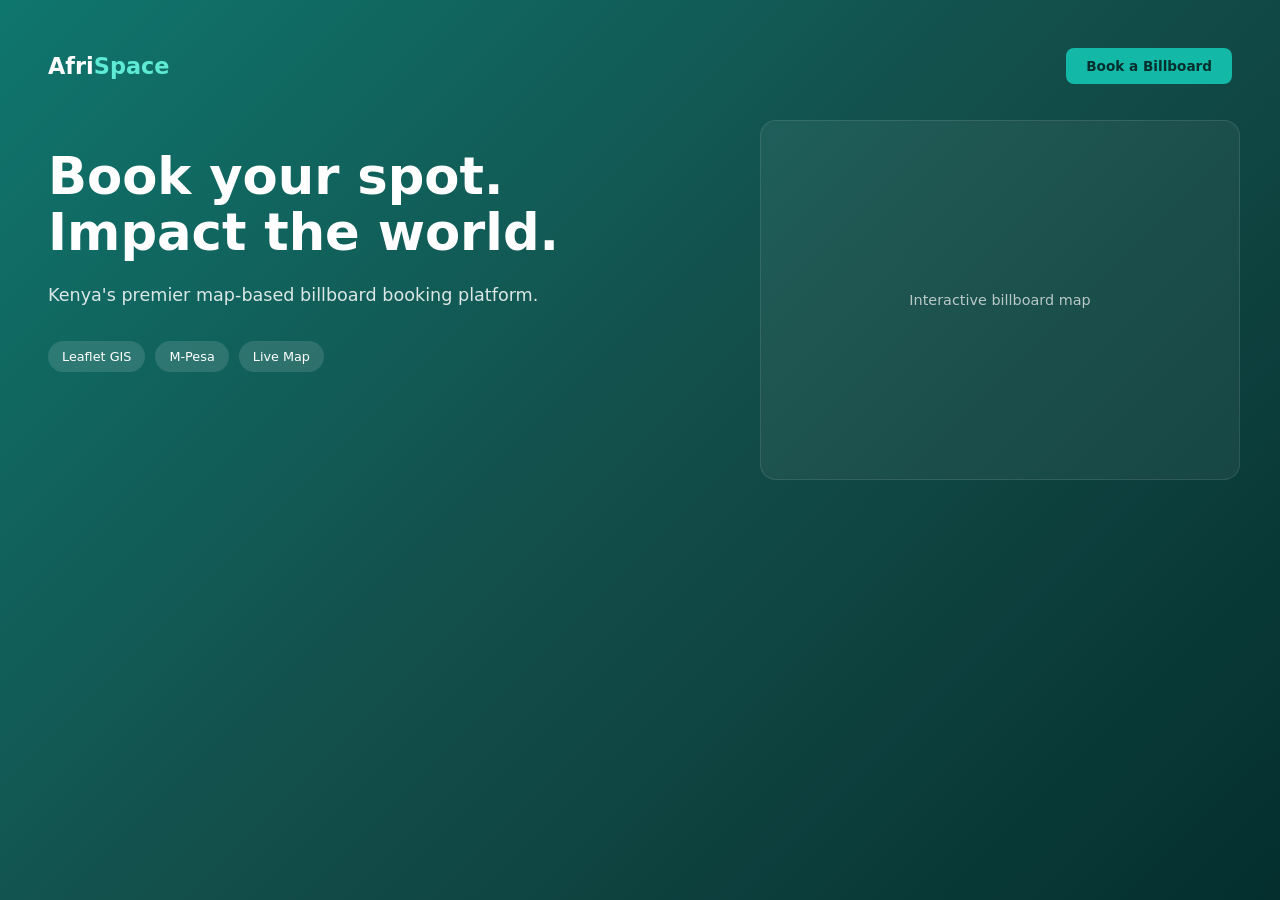
<file: assets/previews/afrispace.html>
<!DOCTYPE html>
<html lang="en">
<head>
<meta charset="UTF-8">
<title>Afri Space</title>
<style>
*{box-sizing:border-box;margin:0;padding:0}
body{font-family:system-ui,sans-serif;background:linear-gradient(135deg,#0f766e,#134e4a 50%,#042f2e);min-height:100vh;color:#fff;padding:48px;position:relative}
nav{display:flex;justify-content:space-between;align-items:center;margin-bottom:64px}
.logo{font-weight:800;font-size:1.4rem}
.logo span{color:#5eead4}
.btn{background:#14b8a6;color:#042f2e;padding:10px 20px;border-radius:8px;font-weight:600;font-size:.85rem}
h1{font-size:3.2rem;font-weight:800;line-height:1.1;max-width:640px;margin-bottom:20px}
p{font-size:1.1rem;opacity:.85;max-width:520px;line-height:1.6}
.tags{display:flex;gap:10px;margin-top:32px}
.tags span{background:rgba(255,255,255,.12);padding:8px 14px;border-radius:999px;font-size:.8rem}
.map{position:absolute;right:40px;top:120px;width:480px;height:360px;background:rgba(255,255,255,.08);border-radius:16px;border:1px solid rgba(255,255,255,.15);display:flex;align-items:center;justify-content:center;font-size:.9rem;opacity:.7}
</style>
</head>
<body>
<nav><div class="logo">Afri<span>Space</span></div><div class="btn">Book a Billboard</div></nav>
<h1>Book your spot.<br>Impact the world.</h1>
<p>Kenya's premier map-based billboard booking platform.</p>
<div class="tags"><span>Leaflet GIS</span><span>M-Pesa</span><span>Live Map</span></div>
<div class="map">Interactive billboard map</div>
</body>
</html>
</file>
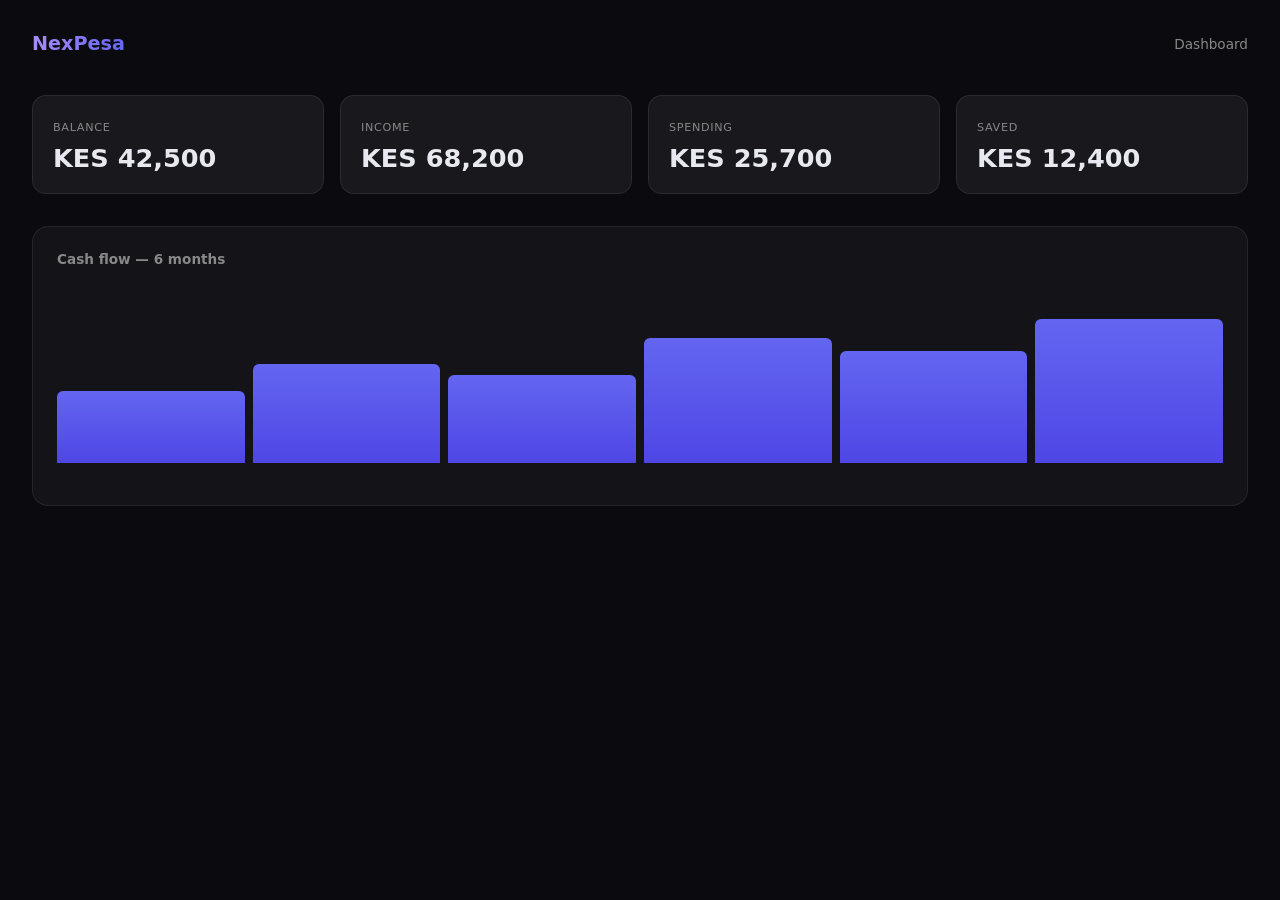
<file: assets/previews/nexpesa.html>
<!DOCTYPE html>
<html lang="en">
<head>
<meta charset="UTF-8">
<title>NexPesa</title>
<style>
*{box-sizing:border-box;margin:0;padding:0}
body{font-family:system-ui,sans-serif;background:#0a0a0f;color:#e8e8f0;min-height:100vh;padding:32px}
header{display:flex;justify-content:space-between;align-items:center;margin-bottom:40px}
.brand{font-weight:700;font-size:1.2rem;background:linear-gradient(90deg,#a78bfa,#6366f1);-webkit-background-clip:text;-webkit-text-fill-color:transparent}
.grid{display:grid;grid-template-columns:repeat(4,1fr);gap:16px;margin-bottom:32px}
.card{background:rgba(255,255,255,.06);border:1px solid rgba(255,255,255,.08);border-radius:14px;padding:20px}
.card label{font-size:.7rem;color:#888;text-transform:uppercase;letter-spacing:.06em}
.card strong{display:block;font-size:1.6rem;margin-top:8px}
.chart{background:rgba(255,255,255,.04);border-radius:16px;padding:24px;height:280px;border:1px solid rgba(255,255,255,.08)}
.chart h3{font-size:.85rem;color:#888;margin-bottom:16px}
.bars{display:flex;align-items:flex-end;gap:8px;height:180px;padding-top:20px}
.bars div{flex:1;background:linear-gradient(180deg,#6366f1,#4f46e5);border-radius:6px 6px 0 0}
</style>
</head>
<body>
<header><div class="brand">NexPesa</div><span style="color:#888;font-size:.85rem">Dashboard</span></header>
<div class="grid">
<div class="card"><label>Balance</label><strong>KES 42,500</strong></div>
<div class="card"><label>Income</label><strong>KES 68,200</strong></div>
<div class="card"><label>Spending</label><strong>KES 25,700</strong></div>
<div class="card"><label>Saved</label><strong>KES 12,400</strong></div>
</div>
<div class="chart"><h3>Cash flow — 6 months</h3>
<div class="bars"><div style="height:45%"></div><div style="height:62%"></div><div style="height:55%"></div><div style="height:78%"></div><div style="height:70%"></div><div style="height:90%"></div></div>
</div>
</body>
</html>
</file>
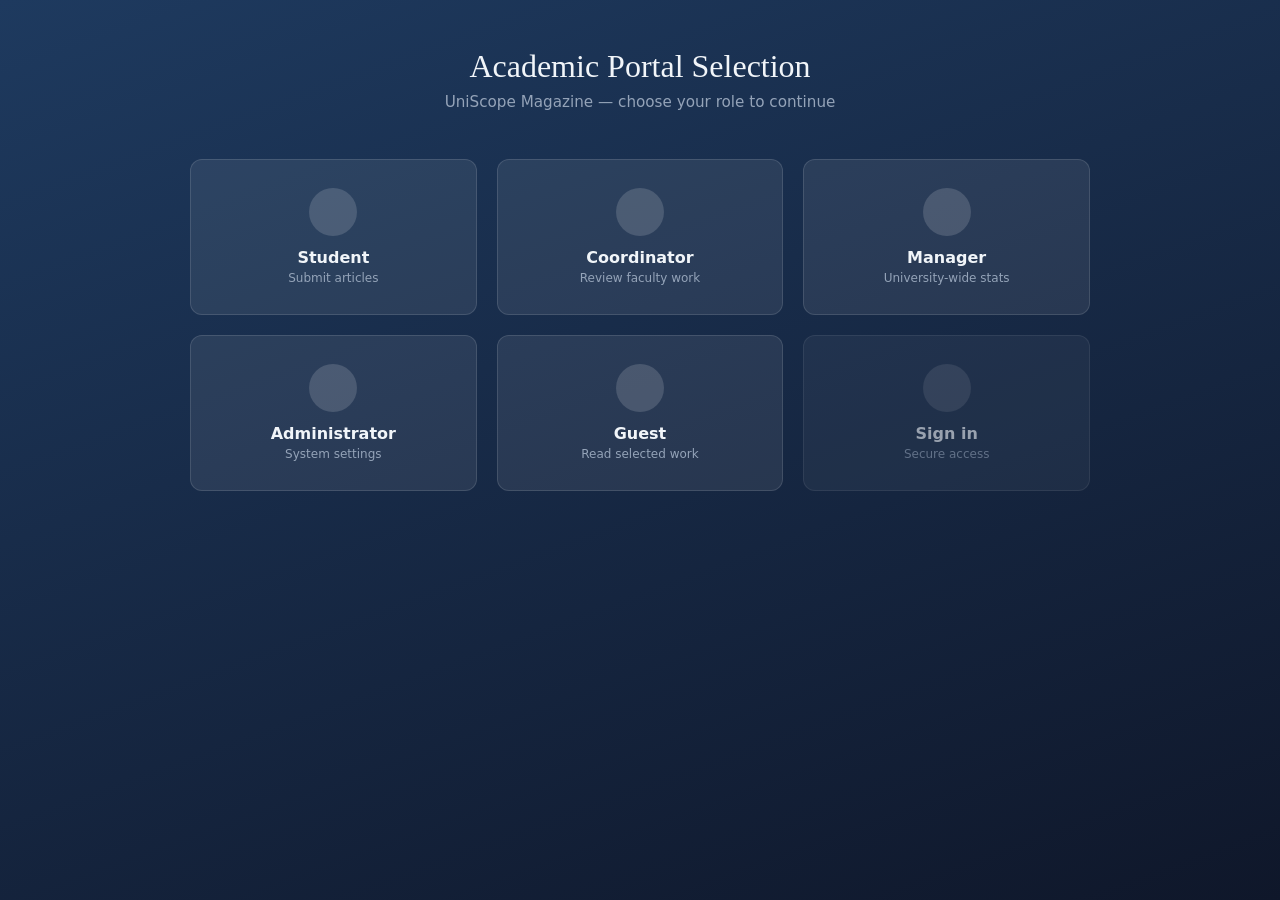
<file: assets/previews/uniscope.html>
<!DOCTYPE html>
<html lang="en">
<head>
<meta charset="UTF-8">
<title>UniScope</title>
<style>
*{box-sizing:border-box;margin:0;padding:0}
body{font-family:Georgia,serif;background:linear-gradient(160deg,#1e3a5f,#0f172a);min-height:100vh;color:#f1f5f9;padding:48px;display:flex;flex-direction:column;align-items:center}
h1{font-size:2rem;font-weight:400;margin-bottom:8px;text-align:center}
.sub{text-align:center;color:#94a3b8;margin-bottom:48px;font-family:system-ui,sans-serif;font-size:.95rem}
.roles{display:grid;grid-template-columns:repeat(3,1fr);gap:20px;max-width:900px;width:100%}
.role{background:rgba(255,255,255,.08);border:1px solid rgba(255,255,255,.12);border-radius:12px;padding:28px;text-align:center;font-family:system-ui,sans-serif}
.role strong{display:block;font-size:1rem;margin-top:12px}
.role span{font-size:.75rem;color:#94a3b8}
.icon{width:48px;height:48px;margin:0 auto;background:rgba(255,255,255,.15);border-radius:50%}
</style>
</head>
<body>
<h1>Academic Portal Selection</h1>
<p class="sub">UniScope Magazine — choose your role to continue</p>
<div class="roles">
<div class="role"><div class="icon"></div><strong>Student</strong><span>Submit articles</span></div>
<div class="role"><div class="icon"></div><strong>Coordinator</strong><span>Review faculty work</span></div>
<div class="role"><div class="icon"></div><strong>Manager</strong><span>University-wide stats</span></div>
<div class="role"><div class="icon"></div><strong>Administrator</strong><span>System settings</span></div>
<div class="role"><div class="icon"></div><strong>Guest</strong><span>Read selected work</span></div>
<div class="role" style="opacity:.6"><div class="icon"></div><strong>Sign in</strong><span>Secure access</span></div>
</div>
</body>
</html>
</file>
